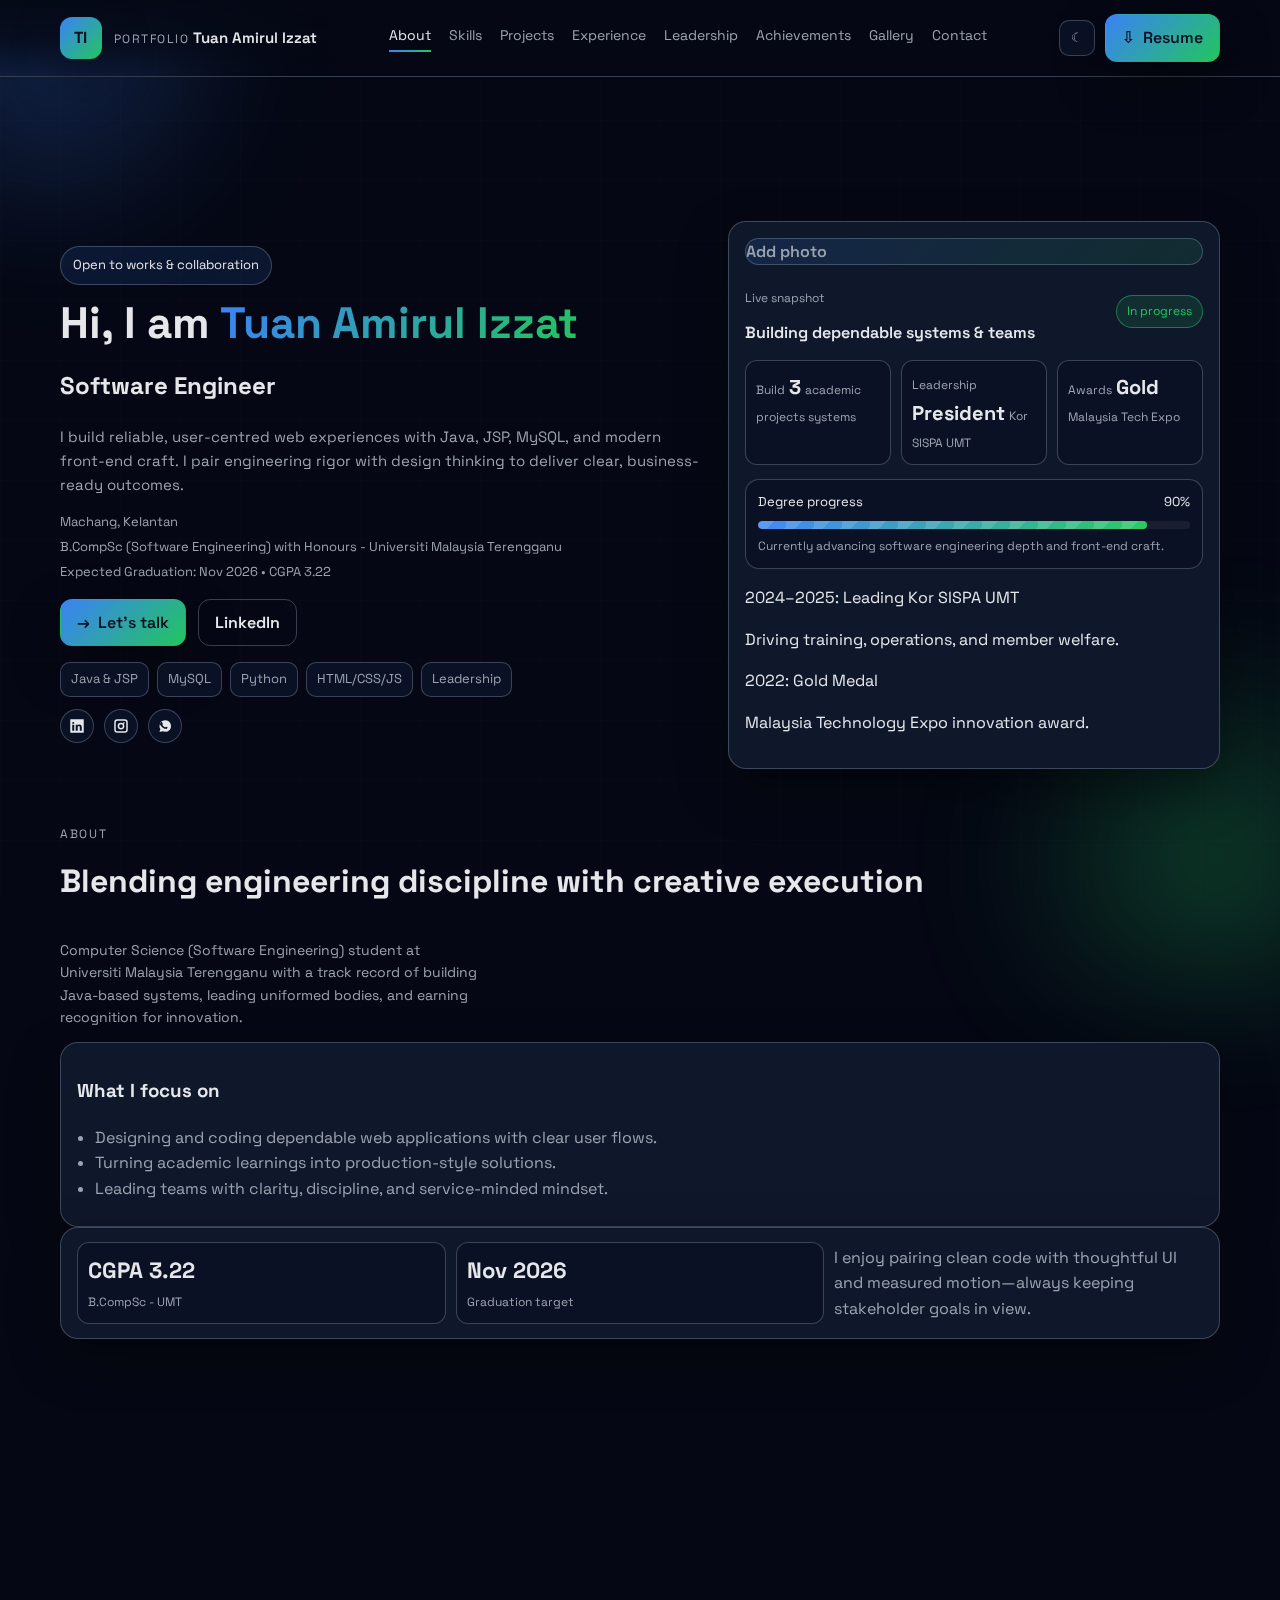
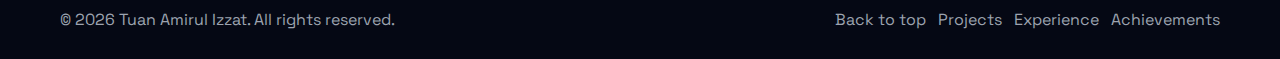
<file: portfolio.html>
﻿<!DOCTYPE html>
<html lang="en">
<head>
  <meta charset="UTF-8" />
  <meta name="viewport" content="width=device-width, initial-scale=1" />
  <title>Tuan Amirul Izzat | Portfolio</title>
  <meta name="description" content="Portfolio of Tuan Amirul Izzat, Computer Science (Software Engineering) student focused on web development and leadership." />
  <link rel="preconnect" href="https://fonts.googleapis.com" />
  <link rel="preconnect" href="https://fonts.gstatic.com" crossorigin />
  <link href="https://fonts.googleapis.com/css2?family=Space+Grotesk:wght@400;500;600;700&family=Sora:wght@400;500;600&display=swap" rel="stylesheet" />
  <link rel="stylesheet" href="assets/css/styles.css" />
</head>
<body class="theme-dark">
  <div class="bg-grid"></div>
  <div class="bg-glow bg-glow-a"></div>
  <div class="bg-glow bg-glow-b"></div>

  <header class="site-header" id="top">
    <div class="nav-wrap">
      <div class="brand">
        <div class="brand-mark">TI</div>
        <div class="brand-text">
          <span class="eyebrow">Portfolio</span>
          <span class="brand-name">Tuan Amirul Izzat</span>
        </div>
      </div>
      <nav class="nav-links" id="navLinks">
        <a href="#about" data-scroll>About</a>
        <a href="#skills" data-scroll>Skills</a>
        <a href="#projects" data-scroll>Projects</a>
        <a href="#experience" data-scroll>Experience</a>
        <a href="#leadership" data-scroll>Leadership</a>
        <a href="#achievements" data-scroll>Achievements</a>
        <a href="#gallery" data-scroll>Gallery</a>
        <a href="#contact" data-scroll>Contact</a>
      </nav>
      <div class="nav-actions">
        <button class="icon-button" id="themeToggle" aria-label="Toggle theme">☾</button>
        <a
          class="primary-btn"
          href="assets/doc/Resume_Tuan%20Amirul%20Izzat_B.CompSc.pdf"
          target="_blank"
          rel="noopener"
          download
        >
          <span class="icon">⇩</span>
          <span>Resume</span>
        </a>
        <button class="icon-button mobile-toggle" id="navToggle" aria-label="Toggle navigation">≡</button>
      </div>
    </div>
  </header>

  <main class="page">
    <!-- Hero -->
    <section class="section hero-section" id="hero">
      <div class="hero-grid">
        <div class="hero-copy">
          <div class="pill-badge">Open to works & collaboration</div>
          <h1>Hi, I am <span class="accent-text">Tuan Amirul Izzat</span></h1>
          <h2>Software Engineer</h2>
          <p class="lead">I build reliable, user-centred web experiences with Java, JSP, MySQL, and modern front-end craft. I pair engineering rigor with design thinking to deliver clear, business-ready outcomes.</p>
          <div class="meta-row">
            <span>Machang, Kelantan</span>
            <span>B.CompSc (Software Engineering) with Honours - Universiti Malaysia Terengganu</span>
            <span>Expected Graduation: Nov 2026 • CGPA 3.22</span>
          </div>
          <div class="cta-row">
            <a class="primary-btn" href="#contact" data-scroll>
              <span class="icon">→</span>
              <span>Let's talk</span>
            </a>
            <a class="ghost-btn" href="https://www.linkedin.com/in/tuan-amirul-izzat-bin-tuan-mohd-izani" target="_blank" rel="noopener">LinkedIn</a>
          </div>
          <div class="hero-tags">
            <span class="tag">Java & JSP</span>
            <span class="tag">MySQL</span>
            <span class="tag">Python</span>
            <span class="tag">HTML/CSS/JS</span>
            <span class="tag">Leadership</span>
          </div>
          <div class="social-row">
            <a class="icon-circle" href="https://www.linkedin.com/in/tuan-amirul-izzat-bin-tuan-mohd-izani" target="_blank" rel="noopener" aria-label="LinkedIn">
              <svg class="icon-svg" viewBox="0 0 24 24" aria-hidden="true">
                <path fill="currentColor" d="M20.45 3H3.55C3.24 3 3 3.23 3 3.52v16.96c0 .29.24.52.55.52h16.9c.3 0 .55-.23.55-.52V3.52c0-.29-.25-.52-.55-.52zM8.3 18.38H5.66v-8.1H8.3v8.1zM6.98 9.1c-.83 0-1.36-.55-1.36-1.23 0-.7.54-1.22 1.38-1.22.84 0 1.35.52 1.37 1.22 0 .68-.52 1.23-1.4 1.23zM18.34 18.38h-2.64v-4.52c0-1.07-.38-1.8-1.32-1.8-.72 0-1.14.48-1.33.95-.07.17-.09.4-.09.63v4.74H10.3v-8.1h2.64v1.16c.38-.55.97-1.34 2.36-1.34 1.72 0 3.05 1.1 3.05 3.46v4.82z"/>
              </svg>
            </a>
            <a class="icon-circle" href="https://www.instagram.com/hye.iz?igsh=MWM2aGIxamM2bmo0bg==" target="_blank" rel="noopener" aria-label="Instagram">
              <svg class="icon-svg" viewBox="0 0 24 24" aria-hidden="true">
                <path fill="currentColor" d="M7 3h10a4 4 0 0 1 4 4v10a4 4 0 0 1-4 4H7a4 4 0 0 1-4-4V7a4 4 0 0 1 4-4zm0 2a2 2 0 0 0-2 2v10a2 2 0 0 0 2 2h10a2 2 0 0 0 2-2V7a2 2 0 0 0-2-2H7zm5 2.5A4.5 4.5 0 1 1 7.5 12 4.5 4.5 0 0 1 12 7.5zm0 2a2.5 2.5 0 1 0 2.5 2.5A2.5 2.5 0 0 0 12 9.5zm4.35-2.6a1 1 0 1 1-1.1 1.66 1 1 0 0 1 1.1-1.66z"/>
              </svg>
            </a>
            <a class="icon-circle" href="https://wa.me/601137498087" target="_blank" rel="noopener" aria-label="WhatsApp">
              <svg class="icon-svg" viewBox="0 0 24 24" aria-hidden="true">
                <path fill="currentColor" d="M4.7 19.7 5.8 16A7.7 7.7 0 1 1 12 19.7c-1.1 0-2.2-.3-3.1-.7l-4.2 1zM7.7 6.8c-.1-.2-.2-.2-.4-.2h-.5c-.1 0-.4 0-.7.3-.2.3-.9.8-.9 2s1 2.4 1.1 2.5c.1.1 1.9 2.9 4.5 3.9.6.3 1.1.4 1.5.5.6.2 1.2.2 1.6.1.5-.1 1.2-.5 1.4-1.1.2-.6.2-1 .1-1.1-.1-.1-.2-.1-.4-.2l-1.3-.6c-.1-.1-.3-.1-.5.1l-.6.7c-.1.1-.3.2-.5.1-.2-.1-1.1-.4-2.1-1.4-.8-.7-1.3-1.6-1.4-1.8-.1-.2 0-.4.1-.5l.3-.3c.1-.1.1-.2.1-.3 0-.1-.1-.3-.1-.4l-.6-1.3z"/>
              </svg>
            </a>
          </div>
        </div>
        <div class="hero-panel" id="heroPanel">
          <div class="hero-photo" aria-label="Add your portrait here">Add photo</div>
          <div class="panel-top">
            <div>
              <p class="panel-eyebrow">Live snapshot</p>
              <p class="panel-title">Building dependable systems & teams</p>
            </div>
            <div class="panel-chip">In progress</div>
          </div>
          <div class="metrics">
            <div class="metric">
              <span class="metric-label">Build</span>
              <span class="metric-value">3</span>
              <span class="metric-foot"> academic projects systems</span>
            </div>
            <div class="metric">
              <span class="metric-label">Leadership</span>
              <span class="metric-value">President</span>
              <span class="metric-foot">Kor SISPA UMT</span>
            </div>
            <div class="metric">
              <span class="metric-label">Awards</span>
              <span class="metric-value">Gold</span>
              <span class="metric-foot">Malaysia Tech Expo</span>
            </div>
          </div>
          <div class="progress-card">
            <div class="progress-head">
              <span>Degree progress</span>
              <span>90%</span>
            </div>
            <div class="progress-bar"><span class="progress-fill" style="width:90%"></span></div>
            <p class="progress-foot">Currently advancing software engineering depth and front-end craft.</p>
          </div>
          <div class="timeline-mini">
            <div class="timeline-step">
              <div class="dot"></div>
              <div>
                <p class="step-title">2024–2025: Leading Kor SISPA UMT</p>
                <p class="step-desc">Driving training, operations, and member welfare.</p>
              </div>
            </div>
            <div class="timeline-step">
              <div class="dot"></div>
              <div>
                <p class="step-title">2022: Gold Medal</p>
                <p class="step-desc">Malaysia Technology Expo innovation award.</p>
              </div>
            </div>
          </div>
        </div>
      </div>
    </section>

    <!-- About -->
    <section class="section" id="about">
      <div class="section-head">
        <div>
          <p class="eyebrow">About</p>
          <h2>Blending engineering discipline with creative execution</h2>
        </div>
        <p class="section-summary">Computer Science (Software Engineering) student at Universiti Malaysia Terengganu with a track record of building Java-based systems, leading uniformed bodies, and earning recognition for innovation.</p>
      </div>
      <div class="split-grid">
        <div class="card focus-card">
          <h3>What I focus on</h3>
          <ul>
            <li>Designing and coding dependable web applications with clear user flows.</li>
            <li>Turning academic learnings into production-style solutions.</li>
            <li>Leading teams with clarity, discipline, and service-minded mindset.</li>
          </ul>
        </div>
        <div class="card highlight-card">
          <div class="stat-block">
            <span class="stat-number">CGPA 3.22</span>
            <span class="stat-label">B.CompSc - UMT</span>
          </div>
          <div class="stat-block">
            <span class="stat-number">Nov 2026</span>
            <span class="stat-label">Graduation target</span>
          </div>
          <p class="highlight-text">I enjoy pairing clean code with thoughtful UI and measured motion—always keeping stakeholder goals in view.</p>
        </div>
      </div>
    </section>

    <!-- Skills -->
    <section class="section" id="skills">
      <div class="section-head">
        <div>
          <p class="eyebrow">Skills</p>
          <h2>Technical stack and teaming strengths</h2>
        </div>
        <p class="section-summary">A balanced skill set across Java web development, data handling, and collaborative delivery.</p>
      </div>
      <div class="skills-grid">
        <div class="card skill-card">
          <h3>Languages & Tools</h3>
          <div class="pill-row">
            <span class="pill">Java/Python</span>
            <span class="pill">MySQL</span>
            <span class="pill">Canva/Adobe</span>
            <span class="pill">HTML/CSS/JS</span>
            <span class="pill">React Native/Expo</span>
            <span class="pill">Excel/Words/Project</span>
          </div>
        </div>
        <div class="card skill-card">
          <h3>Strengths</h3>
          <div class="pill-row">
            <span class="pill">Web app architecture</span>
            <span class="pill">Database design</span>
            <span class="pill">Problem solving</span>
            <span class="pill">Team leadership</span>
            <span class="pill">UX thinking</span>
            <span class="pill">Process optimization</span>
          </div>
        </div>
        <div class="card skill-card">
          <h3>How I work</h3>
          <ul class="list">
            <li>Map requirements to simple, testable flows.</li>
            <li>Visualize information for clarity and speed of use.</li>
            <li>Collaborate closely—iterate with feedback and metrics.</li>
          </ul>
        </div>
      </div>
    </section>

    <!-- Projects -->
    <section class="section" id="projects">
      <div class="section-head">
        <div>
          <p class="eyebrow">Projects</p>
          <h2>Selected builds and experiments</h2>
        </div>
        <p class="section-summary">Academic projects that reflect real-world constraints: data fidelity, user journeys, and operational efficiency.</p>
      </div>
      <div class="card-grid">
        <article class="card project-card">
          <div class="project-head">
            <span class="project-title">Electronics Sales System</span>
            <span class="project-tag">Java • JSP • MySQL</span>
          </div>
          <p class="project-body">Custom platform for product listing, price control, stock availability, and payment receipt tracking.</p>
          <ul class="list">
            <li>Centralized catalogue management with approval checks.</li>
            <li>Searchable inventory with quantity and pricing controls.</li>
            <li>Payment receipt tracking to reduce order disputes.</li>
          </ul>
        </article>

        <article class="card project-card">
          <div class="project-head">
            <span class="project-title">Real-time Flood Simulation</span>
            <span class="project-tag">Python • R • Excel</span>
          </div>
          <p class="project-body">Data visualization and simulation that converts rainfall measurements into real-time water level predictions.</p>
          <ul class="list">
            <li>Ingested live-like rainfall data for fast scenario testing.</li>
            <li>Produced clear visuals for risk awareness and response.</li>
            <li>Focused on reliability of data transformations.</li>
          </ul>
        </article>

        <article class="card project-card">
          <div class="project-head">
            <span class="project-title">Library Book Management System</span>
            <span class="project-tag">Java • JSP • MySQL</span>
          </div>
          <p class="project-body">End-to-end book registration and status tracking to streamline staff workflows.</p>
          <ul class="list">
            <li>Automated intake and record keeping for new titles.</li>
            <li>Status visibility for availability and servicing.</li>
            <li>Reduced manual errors via structured CRUD flows.</li>
          </ul>
        </article>
      </div>
    </section>

    <!-- Experience -->
    <section class="section" id="experience">
      <div class="section-head">
        <div>
          <p class="eyebrow">Experience</p>
          <h2>Real-world delivery and service</h2>
        </div>
        <p class="section-summary">From high-visibility event design to civil defence service, I bring discipline and ownership.</p>
      </div>
      <div class="timeline">
        <div class="timeline-item">
          <div class="timeline-point"></div>
          <div class="timeline-content">
            <div class="timeline-top">
              <span class="timeline-title">Graphic Designer — Hal Ehwal Pelajar & Alumni (HEPA) UMT</span>
              <span class="timeline-meta">Dec 2024 • Anugerah Ikon Siswa 2024</span>
            </div>
            <p>Created cohesive visual assets (logos, posters, slides, certificates, banners, backdrops) for a flagship university award event.</p>
            <ul class="list">
              <li>Aligned visuals with event objectives and audience needs.</li>
              <li>Maintained brand consistency across all collateral.</li>
            </ul>
          </div>
        </div>

        <div class="timeline-item">
          <div class="timeline-point"></div>
          <div class="timeline-content">
            <div class="timeline-top">
              <span class="timeline-title">Angkatan Pertahanan Awam Malaysia</span>
              <span class="timeline-meta">Machang, Kelantan • July 2021</span>
            </div>
            <p>Supported civil defence operations during emergencies and community incidents.</p>
            <ul class="list">
              <li>Responded to natural disasters and wildlife handling (e.g., fallen trees, snakes).</li>
              <li>Assisted in rescue, first aid, and search-and-rescue efforts.</li>
            </ul>
          </div>
        </div>
      </div>
    </section>

    <!-- Leadership & Volunteering -->
    <section class="section" id="leadership">
      <div class="section-head">
        <div>
          <p class="eyebrow">Leadership & Volunteering</p>
          <h2>Leading with structure, discipline, and care</h2>
        </div>
        <p class="section-summary">Active in student leadership and community programs through Kor SISPA UMT.</p>
      </div>
      <div class="card-grid two">
        <article class="card role-card">
          <div class="role-head">
            <span class="role-title">President — Kor SISPA UMT</span>
            <span class="role-meta">Oct 2024 – Oct 2025</span>
          </div>
          <p>Lead the uniformed body at university level, coordinating programs and member welfare.</p>
          <ul class="list">
            <li>Main liaison for all Kor SISPA meetings and programs.</li>
            <li>Accountable for member readiness and well-being.</li>
          </ul>
        </article>

        <article class="card role-card">
          <div class="role-head">
            <span class="role-title">Representative — Kongres Rundingan Mahasiswa</span>
            <span class="role-meta">April 2025</span>
          </div>
          <p>Voiced needs of uniformed students at a university decision-making platform.</p>
          <ul class="list">
            <li>Advocated rights and recognition of uniformed units.</li>
            <li>Elevated visibility at national university level.</li>
          </ul>
        </article>

        <article class="card role-card">
          <div class="role-head">
            <span class="role-title">Program Director — Kor SISPA Field Training Series 1</span>
            <span class="role-meta">January 2025</span>
          </div>
          <p>Planned and executed field training to build skills and discipline.</p>
          <ul class="list">
            <li>Set objectives, timelines, and budgets.</li>
            <li>Delivered instruction and readiness drills.</li>
          </ul>
        </article>
      </div>
    </section>

    <!-- Achievements -->
    <section class="section" id="achievements">
      <div class="section-head">
        <div>
          <p class="eyebrow">Achievements</p>
          <h2>Recognition for innovation and readiness</h2>
        </div>
        <p class="section-summary">Awards across international, national, and university stages.</p>
      </div>
      <div class="card-grid three">
        <article class="card award-card">
          <div class="award-top">
            <span class="award-title">Gold Medal — Malaysia Technology Expo</span>
            <span class="award-meta">International • 2022</span>
          </div>
          <p>Innovation project turning trash into perfume products, emphasizing sustainability and creativity.</p>
        </article>

        <article class="card award-card">
          <div class="award-top">
            <span class="award-title">Champion — Civil Defence Skills Challenge</span>
            <span class="award-meta">National • 2024</span>
          </div>
          <p>First place in a national competition focused on civil defence capabilities and teamwork.</p>
        </article>

        <article class="card award-card">
          <div class="award-top">
            <span class="award-title">2nd Place — Uniformed Unit Eco Challenge</span>
            <span class="award-meta">University • 2023</span>
          </div>
          <p>Placed second in an eco-focused competition among university uniformed units.</p>
        </article>
      </div>
    </section>

    <!-- Gallery -->
    <section class="section" id="gallery">
      <div class="section-head">
        <div>
          <p class="eyebrow">Gallery</p>
          <h2>Personal & event visuals</h2>
        </div>
        <p class="section-summary">Drop in your portrait and event photos to humanize the story.</p>
      </div>
      <div class="card-grid three gallery-grid">
        <div class="card gallery-card">
          <div class="gallery-image placeholder" aria-label="Portrait placeholder">Your photo</div>
          <p class="gallery-caption">Portrait or professional headshot.</p>
        </div>
        <div class="card gallery-card">
          <div class="gallery-image placeholder" aria-label="Event photo placeholder">Event photo</div>
          <p class="gallery-caption">Kor SISPA UMT activities or leadership moments.</p>
        </div>
        <div class="card gallery-card">
          <div class="gallery-image placeholder" aria-label="Event photo placeholder">Event photo</div>
          <p class="gallery-caption">Awards or innovation expo visuals.</p>
        </div>
      </div>
    </section>

    <!-- Contact -->
    <section class="section" id="contact">
      <div class="section-head">
        <div>
          <p class="eyebrow">Contact</p>
          <h2>Let's collaborate</h2>
        </div>
        <p class="section-summary">Internships, collaborations, or project discussions—reach out anytime.</p>
      </div>
      <div class="contact-grid">
        <div class="card contact-card simple-contact">
          <div class="contact-item">
            <span class="contact-icon" aria-hidden="true">
              <svg class="icon-svg" viewBox="0 0 24 24">
                <path fill="currentColor" d="M3 5h18a1 1 0 0 1 1 1v12a1 1 0 0 1-1 1H3a1 1 0 0 1-1-1V6a1 1 0 0 1 1-1zm0 2.2V18h18V7.2l-9 5.4-9-5.4zm1-.9 8 4.8 8-4.8H4z"/>
              </svg>
            </span>
            <a class="contact-value" href="mailto:undftd324@gmail.com">undftd324@gmail.com</a>
          </div>
          <div class="contact-item">
            <span class="contact-icon" aria-hidden="true">
              <svg class="icon-svg" viewBox="0 0 24 24">
                <path fill="currentColor" d="M6.6 2.1 8.8 2a1 1 0 0 1 1 .76l.7 3a1 1 0 0 1-.24.93l-1.3 1.3a11 11 0 0 0 5.1 5.1l1.3-1.3a1 1 0 0 1 .93-.24l3 .7a1 1 0 0 1 .76 1l-.1 2.2a1 1 0 0 1-1 .95A16 16 0 0 1 4.65 3.1a1 1 0 0 1 .95-1Z"/>
              </svg>
            </span>
            <a class="contact-value" href="tel:+601137498087">+60 11-3749 8087</a>
          </div>
          <div class="contact-item">
            <span class="contact-icon" aria-hidden="true">
              <svg class="icon-svg" viewBox="0 0 24 24">
                <path fill="currentColor" d="M12 2a6 6 0 0 0-6 6c0 4.5 6 12 6 12s6-7.5 6-12a6 6 0 0 0-6-6zm0 8.5a2.5 2.5 0 1 1 0-5 2.5 2.5 0 0 1 0 5z"/>
              </svg>
            </span>
            <span class="contact-value">Machang, Kelantan • UMT</span>
          </div>
          <div class="contact-social">
            <a class="icon-circle" href="https://www.linkedin.com/in/tuan-amirul-izzat-bin-tuan-mohd-izani" target="_blank" rel="noopener" aria-label="LinkedIn">
              <svg class="icon-svg" viewBox="0 0 24 24" aria-hidden="true">
                <path fill="currentColor" d="M20.45 3H3.55C3.24 3 3 3.23 3 3.52v16.96c0 .29.24.52.55.52h16.9c.3 0 .55-.23.55-.52V3.52c0-.29-.25-.52-.55-.52zM8.3 18.38H5.66v-8.1H8.3v8.1zM6.98 9.1c-.83 0-1.36-.55-1.36-1.23 0-.7.54-1.22 1.38-1.22.84 0 1.35.52 1.37 1.22 0 .68-.52 1.23-1.4 1.23zM18.34 18.38h-2.64v-4.52c0-1.07-.38-1.8-1.32-1.8-.72 0-1.14.48-1.33.95-.07.17-.09.4-.09.63v4.74H10.3v-8.1h2.64v1.16c.38-.55.97-1.34 2.36-1.34 1.72 0 3.05 1.1 3.05 3.46v4.82z"/>
              </svg>
            </a>
            <a class="icon-circle" href="https://www.instagram.com/" target="_blank" rel="noopener" aria-label="Instagram">
              <svg class="icon-svg" viewBox="0 0 24 24" aria-hidden="true">
                <path fill="currentColor" d="M7 3h10a4 4 0 0 1 4 4v10a4 4 0 0 1-4 4H7a4 4 0 0 1-4-4V7a4 4 0 0 1 4-4zm0 2a2 2 0 0 0-2 2v10a2 2 0 0 0 2 2h10a2 2 0 0 0 2-2V7a2 2 0 0 0-2-2H7zm5 2.5A4.5 4.5 0 1 1 7.5 12 4.5 4.5 0 0 1 12 7.5zm0 2a2.5 2.5 0 1 0 2.5 2.5A2.5 2.5 0 0 0 12 9.5zm4.35-2.6a1 1 0 1 1-1.1 1.66 1 1 0 0 1 1.1-1.66z"/>
              </svg>
            </a>
            <a class="icon-circle" href="https://wa.me/601137498087" target="_blank" rel="noopener" aria-label="WhatsApp">
              <svg class="icon-svg" viewBox="0 0 24 24" aria-hidden="true">
                <path fill="currentColor" d="M4.7 19.7 5.8 16A7.7 7.7 0 1 1 12 19.7c-1.1 0-2.2-.3-3.1-.7l-4.2 1zM7.7 6.8c-.1-.2-.2-.2-.4-.2h-.5c-.1 0-.4 0-.7.3-.2.3-.9.8-.9 2s1 2.4 1.1 2.5c.1.1 1.9 2.9 4.5 3.9.6.3 1.1.4 1.5.5.6.2 1.2.2 1.6.1.5-.1 1.2-.5 1.4-1.1.2-.6.2-1 .1-1.1-.1-.1-.2-.1-.4-.2l-1.3-.6c-.1-.1-.3-.1-.5.1l-.6.7c-.1.1-.3.2-.5.1-.2-.1-1.1-.4-2.1-1.4-.8-.7-1.3-1.6-1.4-1.8-.1-.2 0-.4.1-.5l.3-.3c.1-.1.1-.2.1-.3 0-.1-.1-.3-.1-.4l-.6-1.3z"/>
              </svg>
            </a>
            <a class="icon-circle" href="https://maps.google.com/?q=Machang%2C%20Kelantan%20UMT" target="_blank" rel="noopener" aria-label="Google Maps">
              <svg class="icon-svg" viewBox="0 0 24 24" aria-hidden="true">
                <path fill="currentColor" d="M12 2a6.5 6.5 0 0 0-6.5 6.5c0 4.9 6 12.3 6.3 12.7a.4.4 0 0 0 .4.15c.15 0 .3-.06.4-.17.3-.34 6.4-8 6.4-12.68A6.5 6.5 0 0 0 12 2zm0 9.2a2.7 2.7 0 1 1 0-5.4 2.7 2.7 0 0 1 0 5.4z"/>
              </svg>
            </a>
          </div>
        </div>

        <form class="card contact-form" id="contactForm">
          <h3>Quick message</h3>
          <p class="muted">Sends via your email app (mailto) to undftd324@gmail.com.</p>
          <label class="field">
            <span>Name</span>
            <input type="text" name="name" id="name" required placeholder="Your name" />
          </label>
          <label class="field">
            <span>Email</span>
            <input type="email" name="email" id="email" required placeholder="you@example.com" />
          </label>
          <label class="field">
            <span>Subject</span>
            <input type="text" name="subject" id="subject" required placeholder="What is this about?" />
          </label>
          <label class="field">
            <span>Message</span>
            <textarea name="message" id="message" rows="3" required placeholder="How can we work together?"></textarea>
          </label>
          <div class="form-actions">
            <button type="submit" class="primary-btn">
              <span class="icon">→</span>
              <span>Send draft</span>
            </button>
            <span class="form-note" id="formSuccess" aria-live="polite"></span>
          </div>
        </form>
      </div>
    </section>
  </main>

  <footer class="site-footer">
    <span>© <span id="year"></span> Tuan Amirul Izzat. All rights reserved.</span>
    <div class="footer-links">
      <a href="#top" data-scroll>Back to top</a>
      <a href="#projects" data-scroll>Projects</a>
      <a href="#experience" data-scroll>Experience</a>
      <a href="#achievements" data-scroll>Achievements</a>
    </div>
  </footer>

  <script src="assets/js/main.js"></script>
</body>
</html>
</file>
<file: assets/css/styles.css>
:root {
  --bg: #050814;
  --bg-soft: #0b1124;
  --bg-card: #0f172a;
  --accent: #3b82f6;
  --accent-2: #22c55e;
  --text: #e5e7eb;
  --muted: #9ca3af;
  --border: rgba(148, 163, 184, 0.35);
  --shadow: 0 20px 50px rgba(0, 0, 0, 0.4);
  --radius: 18px;
  --font-body: "Space Grotesk", "Sora", system-ui, -apple-system, sans-serif;
}

body.theme-light {
  --bg: #f3f4f6;
  --bg-soft: #e8ebf5;
  --bg-card: #ffffff;
  --text: #0f172a;
  --muted: #4b5563;
  --border: rgba(148, 163, 184, 0.5);
  --shadow: 0 16px 40px rgba(15, 23, 42, 0.12);
}

* {
  box-sizing: border-box;
}

body {
  margin: 0;
  font-family: var(--font-body);
  background: var(--bg);
  color: var(--text);
  line-height: 1.6;
  position: relative;
  overflow-x: hidden;
}

a {
  color: inherit;
}

.bg-grid {
  position: fixed;
  inset: 0;
  background-image: linear-gradient(rgba(255, 255, 255, 0.02) 1px, transparent 1px),
    linear-gradient(90deg, rgba(255, 255, 255, 0.02) 1px, transparent 1px);
  background-size: 60px 60px;
  opacity: 0.6;
  pointer-events: none;
  z-index: 0;
}

.bg-glow {
  position: fixed;
  filter: blur(70px);
  opacity: 0.35;
  pointer-events: none;
  z-index: 0;
}

.bg-glow-a {
  width: 340px;
  height: 340px;
  top: -60px;
  left: -60px;
  background: radial-gradient(circle at 30% 30%, var(--accent), transparent 60%);
}

.bg-glow-b {
  width: 380px;
  height: 380px;
  bottom: -80px;
  right: -60px;
  background: radial-gradient(circle at 70% 70%, var(--accent-2), transparent 60%);
}

.page {
  max-width: 1200px;
  margin: 0 auto;
  padding: 100px 20px 60px;
  position: relative;
  z-index: 1;
}

.site-header {
  position: sticky;
  top: 0;
  z-index: 10;
  backdrop-filter: blur(14px);
  background: linear-gradient(to bottom, rgba(5, 8, 20, 0.9), rgba(5, 8, 20, 0.7), transparent);
  border-bottom: 1px solid var(--border);
}

body.theme-light .site-header {
  background: linear-gradient(to bottom, rgba(243, 244, 246, 0.95), rgba(243, 244, 246, 0.9), transparent);
  border-bottom: 1px solid var(--border);
  box-shadow: 0 10px 24px rgba(15, 23, 42, 0.12);
}

.nav-wrap {
  display: flex;
  align-items: center;
  justify-content: space-between;
  max-width: 1200px;
  margin: 0 auto;
  padding: 14px 20px;
}

.brand {
  display: flex;
  align-items: center;
  gap: 12px;
}

.brand-mark {
  width: 42px;
  height: 42px;
  border-radius: 12px;
  background: linear-gradient(135deg, var(--accent), var(--accent-2));
  display: grid;
  place-items: center;
  color: #0b1020;
  font-weight: 700;
  letter-spacing: 0.04em;
  box-shadow: var(--shadow);
  overflow: hidden;
}

.brand-mark img {
  width: 100%;
  height: 100%;
  object-fit: cover;
}

.brand-text .eyebrow {
  font-size: 12px;
  color: var(--muted);
  letter-spacing: 0.12em;
  text-transform: uppercase;
}

.brand-text .brand-name {
  font-weight: 600;
  font-size: 15px;
}

.nav-links {
  display: flex;
  align-items: center;
  gap: 18px;
  font-size: 14px;
}

.nav-links a {
  text-decoration: none;
  color: var(--muted);
  padding-bottom: 6px;
  position: relative;
}

.nav-links a::after {
  content: "";
  position: absolute;
  left: 0;
  bottom: 0;
  width: 0;
  height: 2px;
  background: linear-gradient(90deg, var(--accent), var(--accent-2));
  transition: width 0.2s ease;
}

.nav-links a:hover,
.nav-links a.active {
  color: var(--text);
}

.nav-links a:hover::after,
.nav-links a.active::after {
  width: 100%;
}

body.theme-light .nav-links a {
  color: var(--muted);
}

body.theme-light .nav-links a:hover,
body.theme-light .nav-links a.active {
  color: var(--text);
}

.nav-actions {
  display: flex;
  align-items: center;
  gap: 10px;
}

.icon-button {
  width: 36px;
  height: 36px;
  border-radius: 10px;
  border: 1px solid var(--border);
  background: var(--bg-soft);
  color: var(--muted);
  cursor: pointer;
}

.icon-button:hover {
  color: var(--text);
  border-color: var(--accent);
}

.mobile-toggle {
  display: none;
}

.primary-btn,
.ghost-btn {
  display: inline-flex;
  align-items: center;
  gap: 8px;
  padding: 10px 16px;
  border-radius: 12px;
  text-decoration: none;
  font-weight: 600;
  border: 1px solid transparent;
  cursor: pointer;
}

.primary-btn {
  background: linear-gradient(135deg, var(--accent), var(--accent-2));
  color: #0b1020;
  box-shadow: var(--shadow);
}

.ghost-btn {
  border-color: var(--border);
  color: var(--text);
  background: transparent;
}

.section {
  margin-top: clamp(28px, 6vw, 44px);
}

#about .about-intro {
  display: grid;
  grid-template-columns: minmax(0, 1.3fr) minmax(260px, 0.9fr);
  gap: 12px;
  align-items: start;
  margin: 10px 0 0;
}

#about .about-text {
  display: grid;
  max-width: 760px;
}

#about .about-text .split-grid {
  margin-top: 6px;
}

#about .about-text .section-summary {
  max-width: 100%;
  font-size: 15px;
  line-height: 1.65;
}

#about .about-visual {
  display: flex;
  justify-content: flex-end;
  align-items: flex-start;
  background: transparent;
  padding: 0;
  border-radius: 20px;
  border: none;
  box-shadow: none;
  height: 90%;
  width: auto;
  margin: auto;
}

#about .about-visual img {
  height: 90%;
  width: auto;
  max-width: 420px;
  border-radius: 18px;
  border: none;
  box-shadow: none;
  display: block;
}

@media (max-width: 900px) {
  #about .about-intro {
    grid-template-columns: 1fr;
    justify-items: center;
    gap: 18px;
  }

  #about .about-visual {
    justify-content: center;
  }
}

.section-head {
  display: flex;
  align-items: flex-end;
  justify-content: space-between;
  gap: 18px;
  flex-wrap: wrap;
}

.section-head h2 {
  margin: 6px 0 0;
  font-size: clamp(24px, 4vw, 32px);
}

.section-summary {
  max-width: 420px;
  color: var(--muted);
  font-size: 14px;
}

section#contact .section-summary {
  max-width: 600px;
  white-space: normal;
}

.eyebrow {
  font-size: 12px;
  color: var(--muted);
  letter-spacing: 0.14em;
  text-transform: uppercase;
}

.hero-section .hero-grid {
  display: grid;
  grid-template-columns: 1.3fr 1fr;
  gap: 28px;
  align-items: center;
}

.hero-photo {
  width: 100%;
  border-radius: 18px;
  background: linear-gradient(135deg, rgba(59, 130, 246, 0.14), rgba(34, 197, 94, 0.12));
  border: 1px solid var(--border);
  color: var(--muted);
  font-weight: 600;
  display: block;
  overflow: hidden;
  margin-bottom: 12px;
}

.hero-photo img {
  width: 100%;
  height: 50%;
  object-fit: cover;
  display: block;
}

.pill-badge {
  display: inline-flex;
  align-items: center;
  gap: 8px;
  padding: 8px 12px;
  background: rgba(59, 130, 246, 0.12);
  color: var(--text);
  border-radius: 999px;
  border: 1px solid var(--border);
  font-size: 13px;
}

.hero-copy h1 {
  font-size: clamp(30px, 5vw, 44px);
  line-height: 1.1;
  margin: 14px 0;
}

.hero-roles {
  margin: 0 0 8px;
  font-size: clamp(22px, 4vw, 30px);
  display: inline-flex;
  align-items: center;
  gap: 8px;
}

.role-rotator {
  position: relative;
  --role-height: 1.25em;
  height: var(--role-height);
  overflow: hidden;
  display: inline-flex;
}

.role-track {
  display: flex;
  flex-direction: column;
  gap: 0;
  animation: roleSlide 10s infinite;
}

.role-track span {
  display: block;
  height: var(--role-height);
  display: flex;
  align-items: center;
  line-height: 1.2;
  background: linear-gradient(120deg, var(--accent), var(--accent-2));
  -webkit-background-clip: text;
  color: transparent;
  font-weight: 700;
}

@keyframes roleSlide {
  0%,
  18% {
    transform: translateY(0);
  }
  25%,
  43% {
    transform: translateY(calc(-1 * var(--role-height)));
  }
  50%,
  68% {
    transform: translateY(calc(-2 * var(--role-height)));
  }
  75%,
  93% {
    transform: translateY(calc(-3 * var(--role-height)));
  }
  100% {
    transform: translateY(0);
  }
}

.accent-text {
  background: linear-gradient(120deg, var(--accent), var(--accent-2));
  -webkit-background-clip: text;
  color: transparent;
}

.lead {
  color: var(--muted);
  font-size: 15px;
}

.meta-row {
  display: grid;
  grid-template-columns: 1fr;
  gap: 4px;
  color: var(--muted);
  margin: 14px 0;
  font-size: 13px;
}

.cta-row {
  display: flex;
  flex-wrap: wrap;
  gap: 12px;
  margin: 16px 0;
}

.hero-tags {
  display: flex;
  flex-wrap: wrap;
  gap: 8px;
}

.social-row {
  display: flex;
  gap: 10px;
  margin-top: 12px;
}

.icon-circle {
  width: 34px;
  height: 34px;
  border-radius: 50%;
  border: 1px solid var(--border);
  display: grid;
  place-items: center;
  background: var(--bg-soft);
  color: var(--text);
  text-decoration: none;
  font-weight: 700;
  font-size: 12px;
}

.icon-circle:hover {
  border-color: var(--accent);
  color: var(--accent);
}

.tag {
  padding: 6px 10px;
  background: var(--bg-soft);
  border: 1px solid var(--border);
  border-radius: 10px;
  color: var(--muted);
  font-size: 13px;
}

.hero-panel {
  background: var(--bg-card);
  border: 1px solid var(--border);
  border-radius: 18px;
  padding: 16px;
  box-shadow: var(--shadow);
  transform: translateZ(0);
  transition: transform 0.2s ease;
}

.hero-panel:hover {
  transform: translateY(-3px);
}

.panel-top {
  display: flex;
  align-items: center;
  justify-content: space-between;
  gap: 10px;
}

.panel-eyebrow {
  color: var(--muted);
  font-size: 12px;
}

.panel-title {
  margin: 4px 0 0;
  font-weight: 600;
}

.panel-chip {
  padding: 6px 10px;
  background: rgba(34, 197, 94, 0.14);
  color: #22c55e;
  border-radius: 999px;
  border: 1px solid rgba(34, 197, 94, 0.5);
  font-size: 12px;
}

.metrics {
  display: grid;
  grid-template-columns: repeat(3, minmax(0, 1fr));
  gap: 10px;
  margin: 14px 0;
}

.metric {
  padding: 10px;
  border: 1px solid var(--border);
  border-radius: 12px;
  background: var(--bg-soft);
}

.metric-label {
  font-size: 12px;
  color: var(--muted);
}

.metric-value {
  font-size: 20px;
  font-weight: 700;
}

.metric-foot {
  font-size: 12px;
  color: var(--muted);
}

.progress-card {
  border: 1px solid var(--border);
  border-radius: 14px;
  padding: 12px;
  background: var(--bg-soft);
}

.progress-head {
  display: flex;
  align-items: center;
  justify-content: space-between;
  font-size: 13px;
}

.progress-bar {
  width: 100%;
  height: 8px;
  border-radius: 999px;
  background: rgba(255, 255, 255, 0.06);
  margin: 8px 0;
  overflow: hidden;
}

.progress-fill {
  display: block;
  height: 100%;
  background-image:
    repeating-linear-gradient(
      135deg,
      rgba(255, 255, 255, 0.18) 0 12px,
      rgba(255, 255, 255, 0.05) 12px 24px
    ),
    linear-gradient(120deg, var(--accent), var(--accent-2), var(--accent));
  background-size: 28px 28px, 200% 100%;
  background-position: 0 0, 0% 50%;
  border-radius: 999px;
  animation: progressFlow 1s linear infinite;
}

.progress-foot {
  margin: 0;
  color: var(--muted);
  font-size: 12px;
}

@keyframes progressFlow {
  0% {
    background-position: 0 0, 0% 50%;
  }
  100% {
    background-position: 28px 0, 200% 50%;
  }
}

.card {
  background: var(--bg-card);
  border: 1px solid var(--border);
  border-radius: var(--radius);
  padding: 14px 16px;
  box-shadow: var(--shadow);
}

.focus-card ul,
.highlight-card ul,
.list {
  color: var(--muted);
  padding-left: 18px;
  margin: 10px 0;
}

.highlight-card {
  display: grid;
  grid-template-columns: repeat(auto-fit, minmax(140px, 1fr));
  gap: 10px;
  align-items: center;
}

.stat-block {
  padding: 10px;
  border-radius: 12px;
  background: var(--bg-soft);
  border: 1px solid var(--border);
}

.stat-number {
  display: block;
  font-weight: 700;
  font-size: 22px;
}

.stat-label {
  color: var(--muted);
  font-size: 12px;
}

.highlight-text {
  margin: 0;
  color: var(--muted);
}

.skills-grid {
  display: grid;
  grid-template-columns: repeat(auto-fit, minmax(260px, 1fr));
  gap: 14px;
}

/* Skills: floating icons */
.skills-stage {
  position: relative;
  width: 94%;
  max-width: 1100px;
  height: 380px;
  margin: 18px auto 0;
  border-radius: 14px;
  background: radial-gradient(circle at 50% 50%, rgba(59, 130, 246, 0.08), var(--bg-card));
  border: 1px solid var(--border);
  box-shadow: inset 0 0 40px rgba(59, 130, 246, 0.08);
  overflow: hidden;
}

.skill-circle {
  position: absolute;
  width: 88px;
  height: 88px;
  border-radius: 50%;
  display: flex;
  flex-direction: column;
  justify-content: center;
  align-items: center;
  background: rgba(59, 130, 246, 0.06);
  border: 0.5px solid rgba(59, 130, 246, 0.2);
  backdrop-filter: blur(6px);
  cursor: pointer;
  transition: transform 0.22s ease, box-shadow 0.22s ease;
}

.skill-circle img {
  width: 40px;
  height: 40px;
  margin-bottom: 4px;
  filter: drop-shadow(0 0 6px rgba(0, 255, 255, 0.36)) brightness(1.1);
  object-fit: contain;
}

.skill-circle:hover {
  transform: scale(1.08);
  box-shadow: 0 0 32px rgba(59, 130, 246, 0.45);
}

body.theme-light .skills-stage {
  background: radial-gradient(circle at 50% 50%, rgba(59, 130, 246, 0.1), #ffffff);
  box-shadow: inset 0 0 32px rgba(59, 130, 246, 0.12);
}

body.theme-light .skill-circle {
  background: rgba(59, 130, 246, 0.08);
  border-color: rgba(59, 130, 246, 0.18);
}

@media (max-width: 768px) {
  .skills-stage {
    width: 100%;
    height: 260px;
    margin-top: 14px;
  }

  .skill-circle {
    width: 50px;
    height: 50px;
  }

  .skill-circle img {
    width: 28px;
    height: 28px;
    margin-bottom: 3px;
  }
}

@media (max-width: 520px) {
  .skills-stage {
    height: 210px;
  }

  .skill-circle {
    width: 52px;
    height: 52px;
  }

  .skill-circle img {
    width: 24px;
    height: 24px;
  }
}

@media (max-width: 600px) {
  /* hide extra icons to reduce crowding on small screens */
  .skills-stage .skill-circle:nth-child(n + 13) {
    display: none;
  }
}

@keyframes float {
  0% {
    transform: translate3d(0, 0, 0);
  }
  50% {
    transform: translate3d(0, -10px, 0);
  }
  100% {
    transform: translate3d(0, 8px, 0);
  }
}

.pill-row {
  display: flex;
  flex-wrap: wrap;
  gap: 8px;
  margin-top: 8px;
}

.pill {
  padding: 6px 10px;
  border-radius: 10px;
  border: 1px solid var(--border);
  background: var(--bg-soft);
  color: var(--muted);
  font-size: 13px;
}

.card-grid {
  display: grid;
  gap: 14px;
}

.card-grid.two {
  grid-template-columns: repeat(auto-fit, minmax(280px, 1fr));
}

.card-grid.three {
  grid-template-columns: repeat(auto-fit, minmax(240px, 1fr));
}

.card-grid .card {
  height: 100%;
}

.gallery-grid .gallery-image {
  width: 100%;
  height: 180px;
  border-radius: 12px;
  background-size: cover;
  background-position: center;
  border: 1px solid var(--border);
}

.gallery-image.placeholder {
  display: grid;
  place-items: center;
  color: var(--muted);
  background: var(--bg-soft);
  border-style: dashed;
}

.gallery-caption {
  margin: 10px 0 0;
  color: var(--muted);
  font-size: 13px;
}

.project-head,
.role-head,
.award-top,
.timeline-top {
  display: flex;
  align-items: baseline;
  justify-content: space-between;
  gap: 8px;
}

.project-title,
.role-title,
.award-title,
.timeline-title {
  font-weight: 600;
}

.project-tag,
.role-meta,
.award-meta,
.timeline-meta {
  color: var(--muted);
  font-size: 12px;
}

.project-body {
  color: var(--text);
}

.timeline {
  border-left: 1px solid var(--border);
  margin-left: 10px;
  display: grid;
  gap: 16px;
  padding-left: 12px;
}

.timeline-item {
  position: relative;
}

.timeline-point {
  position: absolute;
  left: -19px;
  top: 4px;
  width: 12px;
  height: 12px;
  border-radius: 50%;
  background: var(--accent);
  box-shadow: 0 0 0 6px rgba(59, 130, 246, 0.16);
}

.timeline-content {
  background: var(--bg-card);
  border-radius: 14px;
  border: 1px solid var(--border);
  padding: 12px;
  box-shadow: var(--shadow);
}

.contact-grid {
  display: grid;
  grid-template-columns: minmax(0, 1fr) minmax(0, 1fr);
  gap: 14px;
}

.simple-contact {
  display: grid;
  gap: 12px;
}

.contact-item {
  display: grid;
  grid-template-columns: auto 1fr;
  gap: 10px;
  align-items: center;
  font-weight: 600;
}

.contact-icon {
  width: 32px;
  height: 32px;
  border-radius: 50%;
  display: grid;
  place-items: center;
  background: rgba(59, 130, 246, 0.12);
  color: var(--text);
  border: 1px solid var(--border);
}

.icon-svg {
  width: 18px;
  height: 18px;
  display: block;
}

.contact-value {
  text-decoration: none;
  color: var(--text);
}

.contact-value:hover {
  color: var(--accent);
}

.contact-social {
  display: flex;
  gap: 10px;
  margin-top: 4px;
}

.contact-form h3 {
  margin: 0 0 4px;
}

.contact-form .muted {
  margin: 0 0 10px;
  color: var(--muted);
  font-size: 13px;
}

.field {
  display: grid;
  gap: 6px;
  margin-bottom: 10px;
  color: var(--muted);
  font-size: 13px;
}

input,
textarea {
  width: 100%;
  padding: 10px;
  border-radius: 10px;
  border: 1px solid var(--border);
  background: var(--bg-soft);
  color: var(--text);
  font-family: var(--font-body);
}

input:focus,
textarea:focus {
  outline: 1px solid var(--accent);
}

.form-actions {
  display: flex;
  align-items: center;
  gap: 10px;
  flex-wrap: wrap;
}

.form-note {
  color: var(--muted);
  font-size: 12px;
}

.social-connect {
  display: grid;
  gap: 12px;
}

.social-intro {
  margin: 0;
  color: var(--muted);
  font-size: 14px;
}

.social-list {
  list-style: none;
  display: flex;
  flex-wrap: nowrap;
  gap: 16px;
  padding: 0;
  margin: 0;
  justify-content: center;
  align-items: center;
  min-height: 180px;
  overflow-x: auto;
  -webkit-overflow-scrolling: touch;
  perspective: 1000px;
}

.social-card {
  display: flex;
  align-items: center;
  gap: 12px;
  width: 210px;
  height: 80px;
  padding: 14px 18px;
  position: relative;
  text-decoration: none;
  background: #fff;
  color: #262626;
  transform: rotate(-30deg) skew(25deg) translate(0, 0);
  box-shadow: -20px 20px 10px rgba(0, 0, 0, 0.35);
  transition: transform 0.35s ease, box-shadow 0.35s ease, background 0.35s ease, color 0.35s ease;
  border: none;
  border-radius: 12px;
  overflow: hidden;
  justify-content: center;
  isolation: isolate;
}

.social-card::before {
  content: "";
  position: absolute;
  top: 10px;
  left: -20px;
  height: 100%;
  width: 20px;
  background: var(--tile-side, #b1b1b1);
  transform: rotate(0deg) skewY(-45deg);
  transition: background 0.3s ease;
  pointer-events: none;
}

.social-card::after {
  content: "";
  position: absolute;
  bottom: -20px;
  left: -10px;
  height: 20px;
  width: 100%;
  background: #b1b1b1;
  transform: rotate(0deg) skewX(-45deg);
  transition: background 0.3s ease;
  pointer-events: none;
}

.social-card:hover {
  transform: rotate(-30deg) skew(25deg) translate(20px, -15px);
  box-shadow: -50px 50px 40px rgba(0, 0, 0, 0.45);
  color: #fff;
}

.social-card .icon-svg {
  width: 24px;
  height: 24px;
}

.social-icon {
  width: 40px;
  height: 40px;
  border-radius: 12px;
  display: grid;
  place-items: center;
  background: transparent;
  border: none;
  color: inherit;
}

.social-text {
  font-weight: 700;
  font-size: 16px;
  letter-spacing: 1px;
  white-space: nowrap;
}

.social-card.email {
  background: #f3f4f6;
  color: #1f2937;
  --tile-side: #d7d9de;
}

.social-card.whatsapp {
  background: #25d366;
  color: #0a3018;
  --tile-side: #199d4d;
}

.social-card.instagram {
  background: #e4405f;
  color: #ffffff;
  --tile-side: #c12f50;
}

.social-card.linkedin {
  background: #0a66c2;
  color: #ffffff;
  --tile-side: #084d96;
}

@media (max-width: 1100px) {
  .social-list {
    justify-content: flex-start;
  }
}

.site-footer {
  border-top: 1px solid var(--border);
  padding: 16px 20px 26px;
  max-width: 1200px;
  margin: 0 auto;
  display: flex;
  align-items: center;
  justify-content: space-between;
  color: var(--muted);
  flex-wrap: wrap;
}

.footer-links {
  display: flex;
  gap: 12px;
}

.footer-links a {
  text-decoration: none;
  color: var(--muted);
}

.footer-links a:hover {
  color: var(--text);
}

.reveal {
  opacity: 0;
  transform: translateY(8px);
  transition: opacity 0.4s ease, transform 0.4s ease;
}

.reveal.visible {
  opacity: 1;
  transform: translateY(0);
}

@media (max-width: 900px) {
  .nav-links {
    display: none;
  }

  .mobile-toggle {
    display: inline-block;
  }

  .hero-section .hero-grid {
    grid-template-columns: 1fr;
  }

  .metrics {
    grid-template-columns: repeat(auto-fit, minmax(150px, 1fr));
  }
}

@media (max-width: 640px) {
  .page {
    padding: 80px 16px 40px;
  }

  .section-head {
    flex-direction: column;
    align-items: flex-start;
  }

  .section-summary {
    max-width: none;
  }
}
</file>
